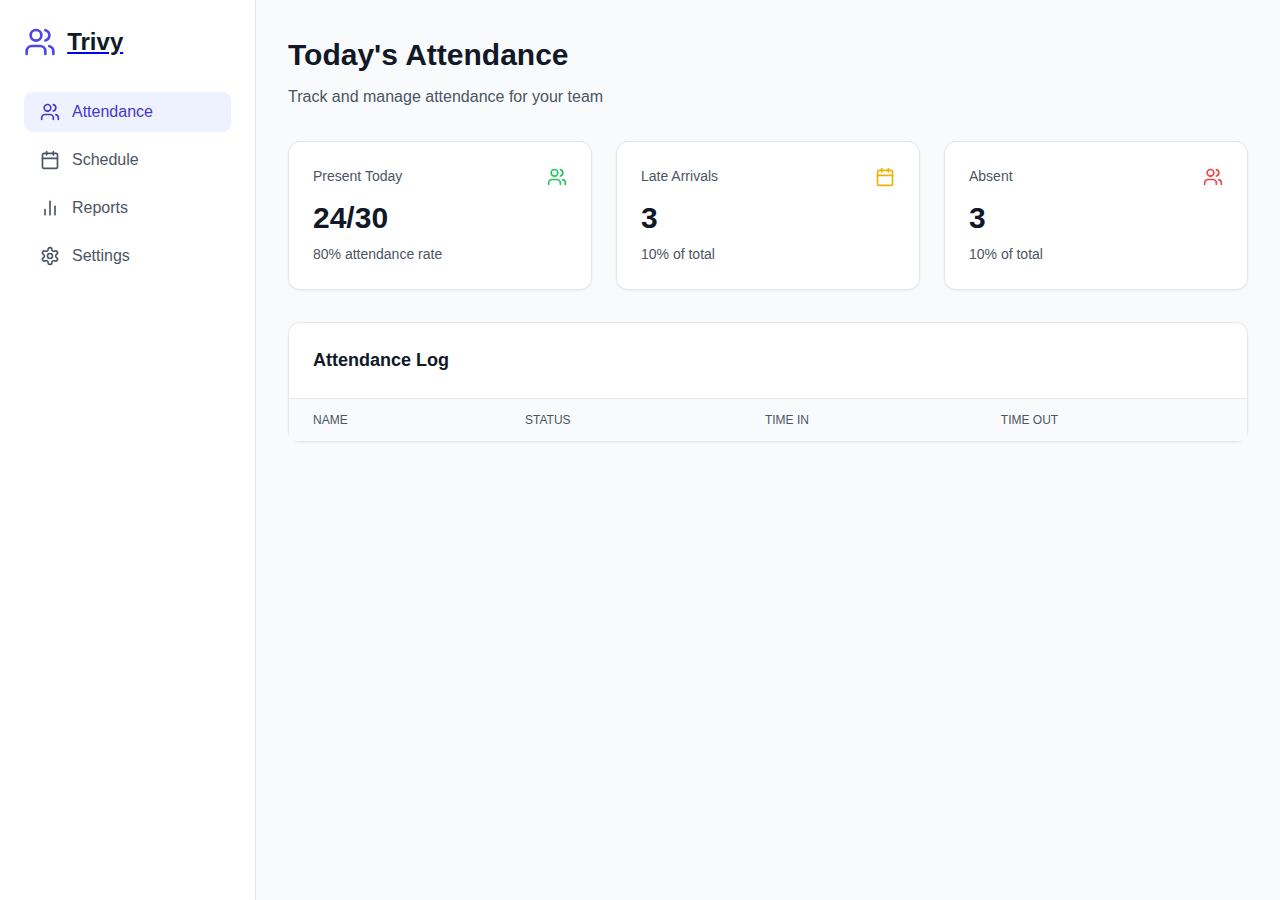
<file: index.html>
<!DOCTYPE html>
<html lang="en">
<head>
    <meta charset="UTF-8">
    <meta name="viewport" content="width=device-width, initial-scale=1.0">
    <title>Trivy</title>
    <link rel="stylesheet" href="style.css">
</head>
<body>
    <div class="app">
        <!-- Sidebar -->
        <aside class="sidebar">
          <div class="logo">
            <a href="home.html">
                <svg xmlns="http://www.w3.org/2000/svg" width="32" height="32" viewBox="0 0 24 24" fill="none" stroke="currentColor" stroke-width="2" stroke-linecap="round" stroke-linejoin="round" class="logo-icon"><path d="M16 21v-2a4 4 0 0 0-4-4H6a4 4 0 0 0-4 4v2"></path><circle cx="9" cy="7" r="4"></circle><path d="M22 21v-2a4 4 0 0 0-3-3.87"></path><path d="M16 3.13a4 4 0 0 1 0 7.75"></path></svg>
                <h1>Trivy</h1>
            </a>
          </div>
          
          <nav>
            <a href="#" class="nav-item active">
              <svg xmlns="http://www.w3.org/2000/svg" width="20" height="20" viewBox="0 0 24 24" fill="none" stroke="currentColor" stroke-width="2" stroke-linecap="round" stroke-linejoin="round"><path d="M16 21v-2a4 4 0 0 0-4-4H6a4 4 0 0 0-4 4v2"></path><circle cx="9" cy="7" r="4"></circle><path d="M22 21v-2a4 4 0 0 0-3-3.87"></path><path d="M16 3.13a4 4 0 0 1 0 7.75"></path></svg>
              <span>Attendance</span>
            </a>
            <a href="#" class="nav-item">
              <svg xmlns="http://www.w3.org/2000/svg" width="20" height="20" viewBox="0 0 24 24" fill="none" stroke="currentColor" stroke-width="2" stroke-linecap="round" stroke-linejoin="round"><rect x="3" y="4" width="18" height="18" rx="2" ry="2"></rect><line x1="16" y1="2" x2="16" y2="6"></line><line x1="8" y1="2" x2="8" y2="6"></line><line x1="3" y1="10" x2="21" y2="10"></line></svg>
              <span>Schedule</span>
            </a>
            <a href="#" class="nav-item">
              <svg xmlns="http://www.w3.org/2000/svg" width="20" height="20" viewBox="0 0 24 24" fill="none" stroke="currentColor" stroke-width="2" stroke-linecap="round" stroke-linejoin="round"><line x1="18" y1="20" x2="18" y2="10"></line><line x1="12" y1="20" x2="12" y2="4"></line><line x1="6" y1="20" x2="6" y2="14"></line></svg>
              <span>Reports</span>
            </a>
            <a href="#" class="nav-item">
              <svg xmlns="http://www.w3.org/2000/svg" width="20" height="20" viewBox="0 0 24 24" fill="none" stroke="currentColor" stroke-width="2" stroke-linecap="round" stroke-linejoin="round"><path d="M12.22 2h-.44a2 2 0 0 0-2 2v.18a2 2 0 0 1-1 1.73l-.43.25a2 2 0 0 1-2 0l-.15-.08a2 2 0 0 0-2.73.73l-.22.38a2 2 0 0 0 .73 2.73l.15.1a2 2 0 0 1 1 1.72v.51a2 2 0 0 1-1 1.74l-.15.09a2 2 0 0 0-.73 2.73l.22.38a2 2 0 0 0 2.73.73l.15-.08a2 2 0 0 1 2 0l.43.25a2 2 0 0 1 1 1.73V20a2 2 0 0 0 2 2h.44a2 2 0 0 0 2-2v-.18a2 2 0 0 1 1-1.73l.43-.25a2 2 0 0 1 2 0l.15.08a2 2 0 0 0 2.73-.73l.22-.39a2 2 0 0 0-.73-2.73l-.15-.08a2 2 0 0 1-1-1.74v-.5a2 2 0 0 1 1-1.74l.15-.09a2 2 0 0 0 .73-2.73l-.22-.38a2 2 0 0 0-2.73-.73l-.15.08a2 2 0 0 1-2 0l-.43-.25a2 2 0 0 1-1-1.73V4a2 2 0 0 0-2-2z"></path><circle cx="12" cy="12" r="3"></circle></svg>
              <span>Settings</span>
            </a>
          </nav>
        </aside>
    
        <!-- Main Content -->
        <main class="main-content">
          <div class="container">
            <header>
              <h2>Today's Attendance</h2>
              <p>Track and manage attendance for your team</p>
            </header>
    
            <!-- Stats -->
            <div class="stats-grid">
              <div class="stat-card">
                <div class="stat-header">
                  <h3>Present Today</h3>
                  <svg xmlns="http://www.w3.org/2000/svg" width="20" height="20" viewBox="0 0 24 24" fill="none" stroke="currentColor" stroke-width="2" stroke-linecap="round" stroke-linejoin="round" class="stat-icon present"><path d="M16 21v-2a4 4 0 0 0-4-4H6a4 4 0 0 0-4 4v2"></path><circle cx="9" cy="7" r="4"></circle><path d="M22 21v-2a4 4 0 0 0-3-3.87"></path><path d="M16 3.13a4 4 0 0 1 0 7.75"></path></svg>
                </div>
                <p class="stat-value">24/30</p>
                <p class="stat-label">80% attendance rate</p>
              </div>
    
              <div class="stat-card">
                <div class="stat-header">
                  <h3>Late Arrivals</h3>
                  <svg xmlns="http://www.w3.org/2000/svg" width="20" height="20" viewBox="0 0 24 24" fill="none" stroke="currentColor" stroke-width="2" stroke-linecap="round" stroke-linejoin="round" class="stat-icon late"><rect x="3" y="4" width="18" height="18" rx="2" ry="2"></rect><line x1="16" y1="2" x2="16" y2="6"></line><line x1="8" y1="2" x2="8" y2="6"></line><line x1="3" y1="10" x2="21" y2="10"></line></svg>
                </div>
                <p class="stat-value">3</p>
                <p class="stat-label">10% of total</p>
              </div>
    
              <div class="stat-card">
                <div class="stat-header">
                  <h3>Absent</h3>
                  <svg xmlns="http://www.w3.org/2000/svg" width="20" height="20" viewBox="0 0 24 24" fill="none" stroke="currentColor" stroke-width="2" stroke-linecap="round" stroke-linejoin="round" class="stat-icon absent"><path d="M16 21v-2a4 4 0 0 0-4-4H6a4 4 0 0 0-4 4v2"></path><circle cx="9" cy="7" r="4"></circle><path d="M22 21v-2a4 4 0 0 0-3-3.87"></path><path d="M16 3.13a4 4 0 0 1 0 7.75"></path></svg>
                </div>
                <p class="stat-value">3</p>
                <p class="stat-label">10% of total</p>
              </div>
            </div>
    
            <!-- Attendance List -->
            <div class="attendance-list">
              <div class="list-header">
                <h3>Attendance Log</h3>
              </div>
              <table>
                <thead>
                  <tr>
                    <th>Name</th>
                    <th>Status</th>
                    <th>Time In</th>
                    <th>Time Out</th>
                  </tr>
                </thead>
                <tbody id="attendanceTableBody">
                  <!-- Table rows will be populated by JavaScript -->
                </tbody>
              </table>
            </div>
          </div>
        </main>
      </div>
    
      <script src="script.js"></script>
</body>
</html>
</file>
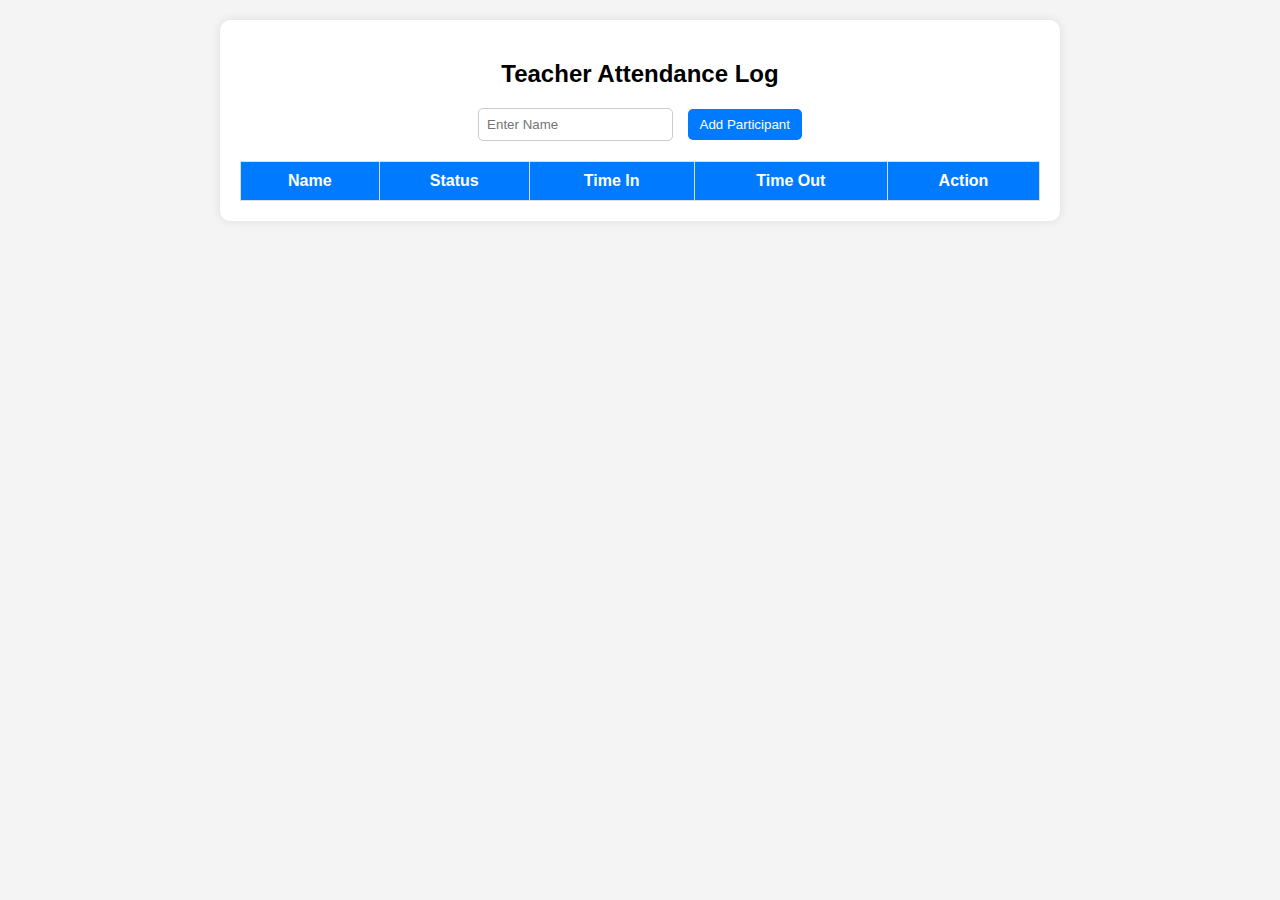
<file: attendance.html>
<!DOCTYPE html>
<html lang="en">
<head>
    <meta charset="UTF-8">
    <meta name="viewport" content="width=device-width, initial-scale=1.0">
    <title>Teacher Attendance Dashboard</title>
    <link rel="stylesheet" href="/attendance.css">
</head>
<body>
    <div class="container">
        <h2>Teacher Attendance Log</h2>
        <div class="add-participant">
            <input type="text" id="new-participant" placeholder="Enter Name">
            <button class="add-btn" onclick="addParticipant()">Add Participant</button>
        </div>
        <table>
            <thead>
                <tr>
                    <th>Name</th>
                    <th>Status</th>
                    <th>Time In</th>
                    <th>Time Out</th>
                    <th>Action</th>
                </tr>
            </thead>
            <tbody id="attendance-table">
                
            </tbody>
        </table>
    </div>
    
    <script>
        let participantCount = 0;

        function addParticipant() {
            const nameInput = document.getElementById("new-participant");
            const name = nameInput.value.trim();
            if (name === "") return;
            
            participantCount++;
            const table = document.getElementById("attendance-table");
            const row = document.createElement("tr");
            row.innerHTML = `
                <td>${name}</td>
                <td id="status-${participantCount}">Absent</td>
                <td id="time-in-${participantCount}">--:--</td>
                <td id="time-out-${participantCount}">--:--</td>
                <td><button class="mark-btn" onclick="markAttendance(${participantCount})">Mark Present</button></td>
            `;
            table.appendChild(row);
            nameInput.value = "";
        }
        
        function markAttendance(id) {
            const now = new Date();
            const timeString = now.getHours() + ":" + (now.getMinutes() < 10 ? '0' : '') + now.getMinutes();
            const statusCell = document.getElementById(`status-${id}`);
            const timeInCell = document.getElementById(`time-in-${id}`);
            const timeOutCell = document.getElementById(`time-out-${id}`);
            
            if (statusCell.innerText === "Absent") {
                statusCell.innerText = "Present";
                statusCell.style.color = "green";
                timeInCell.innerText = timeString;
            } else {
                statusCell.innerText = "Absent";
                statusCell.style.color = "red";
                timeOutCell.innerText = timeString;
            }
        }
    </script>
</body>
</html>
</file>
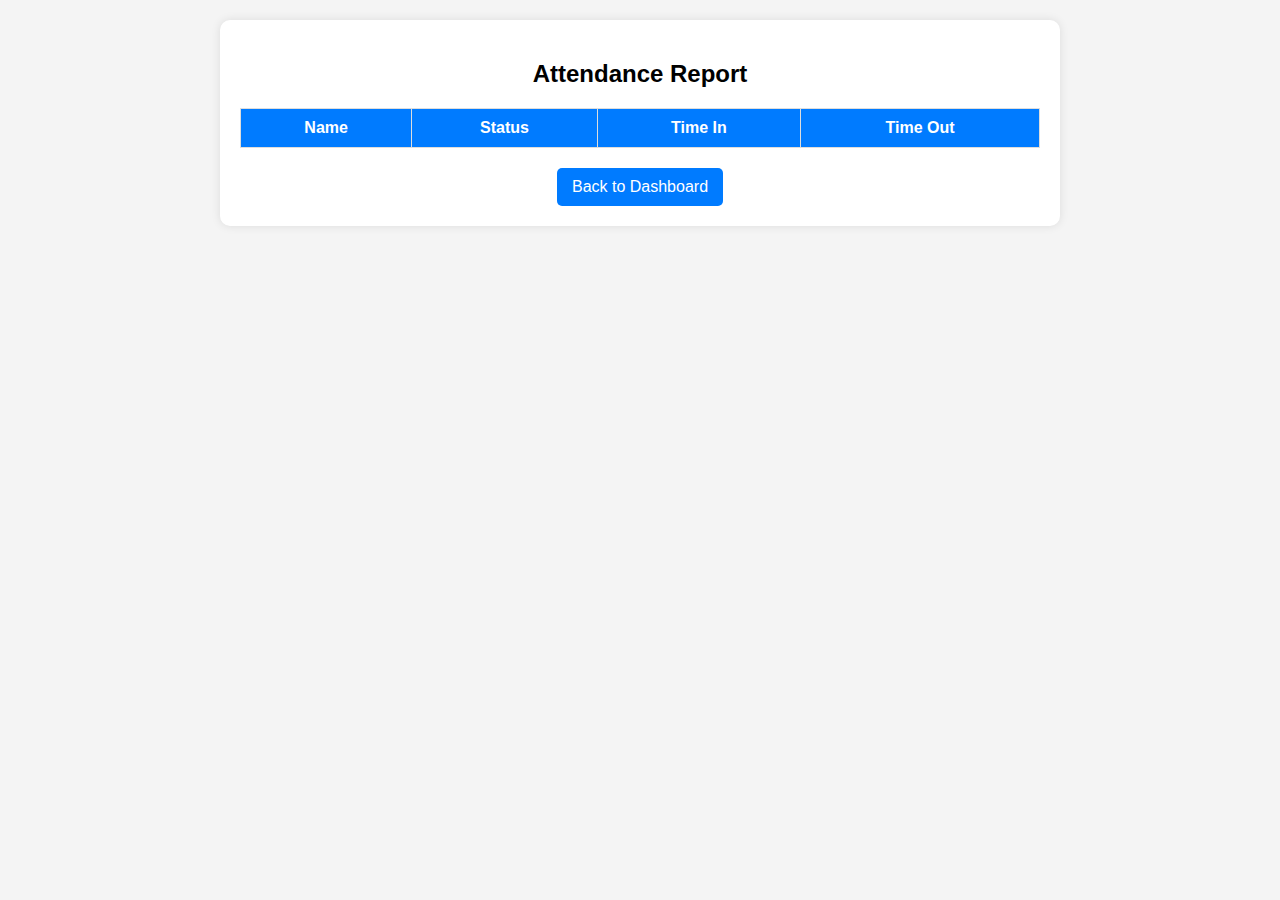
<file: attendanceReport.html>
<!DOCTYPE html>
<html lang="en">
<head>
    <meta charset="UTF-8">
    <meta name="viewport" content="width=device-width, initial-scale=1.0">
    <title>Attendance Report</title>
    <style>
        body {
            font-family: Arial, sans-serif;
            background-color: #f4f4f4;
            text-align: center;
            margin: 20px;
        }
        .container {
            background: white;
            padding: 20px;
            border-radius: 10px;
            box-shadow: 0px 0px 10px rgba(0, 0, 0, 0.1);
            max-width: 800px;
            margin: auto;
        }
        table {
            width: 100%;
            border-collapse: collapse;
            margin-top: 20px;
        }
        th, td {
            border: 1px solid #ddd;
            padding: 10px;
            text-align: center;
        }
        th {
            background-color: #007bff;
            color: white;
        }
        .back-btn {
            display: inline-block;
            margin-top: 20px;
            padding: 10px 15px;
            background-color: #007bff;
            color: white;
            text-decoration: none;
            border-radius: 5px;
        }
        .back-btn:hover {
            background-color: #0056b3;
        }
    </style>
</head>
<body>
    <div class="container">
        <h2>Attendance Report</h2>
        <table>
            <thead>
                <tr>
                    <th>Name</th>
                    <th>Status</th>
                    <th>Time In</th>
                    <th>Time Out</th>
                </tr>
            </thead>
            <tbody id="report-table">
                <!-- Attendance data will be populated here -->
            </tbody>
        </table>
        <a href="index.html" class="back-btn">Back to Dashboard</a>
    </div>

    <script>
        document.addEventListener("DOMContentLoaded", function() {
            const reportTable = document.getElementById("report-table");
            const storedData = JSON.parse(localStorage.getItem("attendanceData")) || [];
            
            storedData.forEach(record => {
                const row = document.createElement("tr");
                row.innerHTML = `
                    <td>${record.name}</td>
                    <td>${record.status}</td>
                    <td>${record.timeIn}</td>
                    <td>${record.timeOut}</td>
                `;
                reportTable.appendChild(row);
            });
        });
    </script>
</body>
</html>
</file>
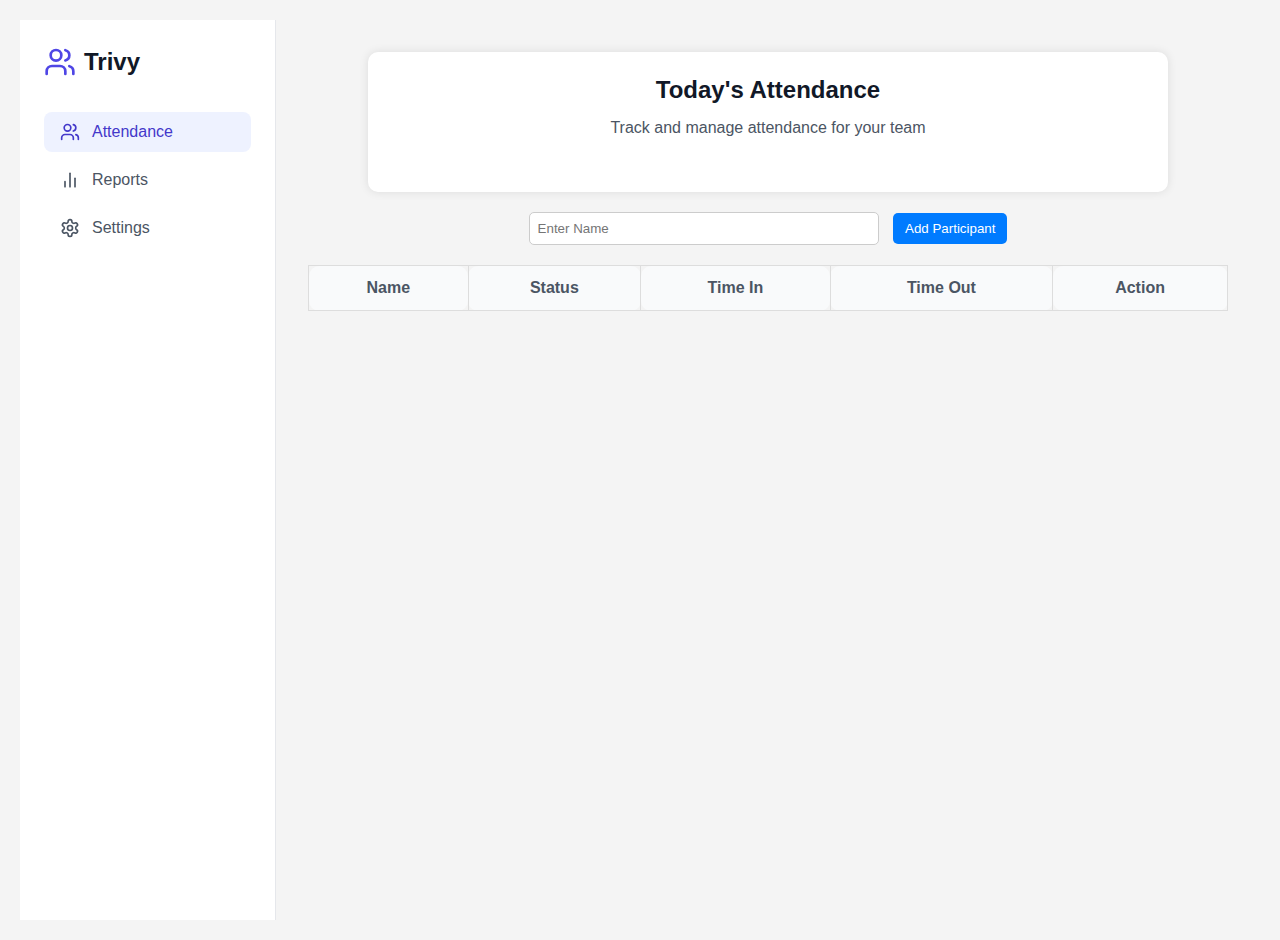
<file: dashbaord2.html>
<!DOCTYPE html>
<html lang="en">
  <head>
    <meta charset="UTF-8" />
    <meta name="viewport" content="width=device-width, initial-scale=1.0" />
    <title>Trivy-dashboard</title>
    <link rel="stylesheet" href="/dashboard2.css" />
  </head>
  <body>
    <div class="app">
      <!-- Sidebar -->
      <aside class="sidebar">
        <div class="logo">
          <a href="index.html">
            <svg
              xmlns="http://www.w3.org/2000/svg"
              width="32"
              height="32"
              viewBox="0 0 24 24"
              fill="none"
              stroke="currentColor"
              stroke-width="2"
              stroke-linecap="round"
              stroke-linejoin="round"
              class="logo-icon"
            >
              <path d="M16 21v-2a4 4 0 0 0-4-4H6a4 4 0 0 0-4 4v2"></path>
              <circle cx="9" cy="7" r="4"></circle>
              <path d="M22 21v-2a4 4 0 0 0-3-3.87"></path>
              <path d="M16 3.13a4 4 0 0 1 0 7.75"></path>
            </svg>
            <h1>Trivy</h1>
          </a>
        </div>

        <nav>
          <!-- nav items -->

          <a href="#" class="nav-item active">
            <svg
              xmlns="http://www.w3.org/2000/svg"
              width="20"
              height="20"
              viewBox="0 0 24 24"
              fill="none"
              stroke="currentColor"
              stroke-width="2"
              stroke-linecap="round"
              stroke-linejoin="round"
            >
              <path d="M16 21v-2a4 4 0 0 0-4-4H6a4 4 0 0 0-4 4v2"></path>
              <circle cx="9" cy="7" r="4"></circle>
              <path d="M22 21v-2a4 4 0 0 0-3-3.87"></path>
              <path d="M16 3.13a4 4 0 0 1 0 7.75"></path>
            </svg>
            <span>Attendance</span>
          </a>
          <!-- <a href="#" class="nav-item">
            <svg
              xmlns="http://www.w3.org/2000/svg"
              width="20"
              height="20"
              viewBox="0 0 24 24"
              fill="none"
              stroke="currentColor"
              stroke-width="2"
              stroke-linecap="round"
              stroke-linejoin="round"
            >
              <rect x="3" y="4" width="18" height="18" rx="2" ry="2"></rect>
              <line x1="16" y1="2" x2="16" y2="6"></line>
              <line x1="8" y1="2" x2="8" y2="6"></line>
              <line x1="3" y1="10" x2="21" y2="10"></line>
            </svg>
            <span>Schedule</span>
          </a> -->
          
          <a href="#" class="nav-item">
            <svg
              xmlns="http://www.w3.org/2000/svg"
              width="20"
              height="20"
              viewBox="0 0 24 24"
              fill="none"
              stroke="currentColor"
              stroke-width="2"
              stroke-linecap="round"
              stroke-linejoin="round"
            >
              <line x1="18" y1="20" x2="18" y2="10"></line>
              <line x1="12" y1="20" x2="12" y2="4"></line>
              <line x1="6" y1="20" x2="6" y2="14"></line>
            </svg>
            <span>Reports</span>
          </a>
          <a href="#" class="nav-item">
            <svg
              xmlns="http://www.w3.org/2000/svg"
              width="20"
              height="20"
              viewBox="0 0 24 24"
              fill="none"
              stroke="currentColor"
              stroke-width="2"
              stroke-linecap="round"
              stroke-linejoin="round"
            >
              <path
                d="M12.22 2h-.44a2 2 0 0 0-2 2v.18a2 2 0 0 1-1 1.73l-.43.25a2 2 0 0 1-2 0l-.15-.08a2 2 0 0 0-2.73.73l-.22.38a2 2 0 0 0 .73 2.73l.15.1a2 2 0 0 1 1 1.72v.51a2 2 0 0 1-1 1.74l-.15.09a2 2 0 0 0-.73 2.73l.22.38a2 2 0 0 0 2.73.73l.15-.08a2 2 0 0 1 2 0l.43.25a2 2 0 0 1 1 1.73V20a2 2 0 0 0 2 2h.44a2 2 0 0 0 2-2v-.18a2 2 0 0 1 1-1.73l.43-.25a2 2 0 0 1 2 0l.15.08a2 2 0 0 0 2.73-.73l.22-.39a2 2 0 0 0-.73-2.73l-.15-.08a2 2 0 0 1-1-1.74v-.5a2 2 0 0 1 1-1.74l.15-.09a2 2 0 0 0 .73-2.73l-.22-.38a2 2 0 0 0-2.73-.73l-.15.08a2 2 0 0 1-2 0l-.43-.25a2 2 0 0 1-1-1.73V4a2 2 0 0 0-2-2z"
              ></path>
              <circle cx="12" cy="12" r="3"></circle>
            </svg>
            <span>Settings</span>
          </a>
        </nav>
      </aside>

      <!-- Main Content -->
      <main class="main-content">
        <div class="header-container">
          <header>
            <h2>Today's Attendance</h2>
            <p>Track and manage attendance for your team</p>
          </header>
        </div>

          <div class="container">
            <div class="add-participant">
                <input type="text" id="new-participant" placeholder="Enter Name">
                <button class="add-btn" onclick="addParticipant()">Add Participant</button>
            </div>
            <table>
                <thead>
                    <tr>
                        <th>Name</th>
                        <th>Status</th>
                        <th>Time In</th>
                        <th>Time Out</th>
                        <th>Action</th>
                    </tr>
                </thead>
                <tbody id="attendance-table">
                    
                </tbody>
            </table>
        </div>
        
        <script>
            let participantCount = 0;
    
            function addParticipant() {
                const nameInput = document.getElementById("new-participant");
                const name = nameInput.value.trim();
                if (name === "") return;
                
                participantCount++;
                const table = document.getElementById("attendance-table");
                const row = document.createElement("tr");
                row.innerHTML = `
                    <td>${name}</td>
                    <td id="status-${participantCount}">Absent</td>
                    <td id="time-in-${participantCount}">--:--</td>
                    <td id="time-out-${participantCount}">--:--</td>
                    <td><button class="mark-btn" onclick="markAttendance(${participantCount})">Mark Present</button></td>
                `;
                table.appendChild(row);
                nameInput.value = "";
            }
            
            function markAttendance(id) {
                const now = new Date();
                const timeString = now.getHours() + ":" + (now.getMinutes() < 10 ? '0' : '') + now.getMinutes();
                const statusCell = document.getElementById(`status-${id}`);
                const timeInCell = document.getElementById(`time-in-${id}`);
                const timeOutCell = document.getElementById(`time-out-${id}`);
                
                if (statusCell.innerText === "Absent") {
                    statusCell.innerText = "Present";
                    statusCell.style.color = "green";
                    timeInCell.innerText = timeString;
                } else {
                    statusCell.innerText = "Absent";
                    statusCell.style.color = "red";
                    timeOutCell.innerText = timeString;
                }
            }
        </script>

    <!-- <script src="script.js"></script> -->
  </body>
</html>
</file>
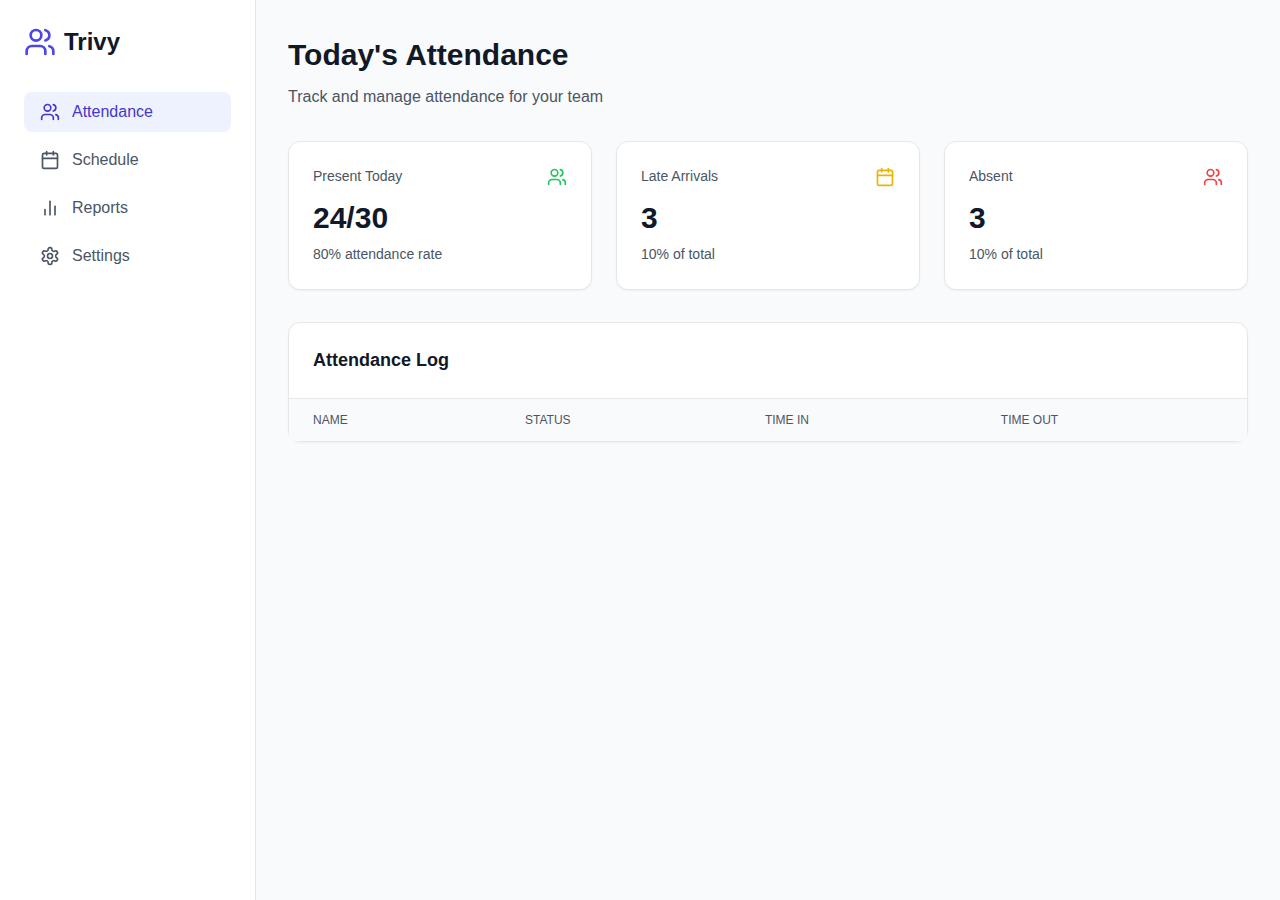
<file: dashboard.html>
<!DOCTYPE html>
<html lang="en">
  <head>
    <meta charset="UTF-8" />
    <meta name="viewport" content="width=device-width, initial-scale=1.0" />
    <title>Trivy-dashboard</title>
    <link rel="stylesheet" href="dashboard.css" />
  </head>
  <body>
    <div class="app">
      <!-- Sidebar -->
      <aside class="sidebar">
        <div class="logo">
          <a href="index.html">
            <svg
              xmlns="http://www.w3.org/2000/svg"
              width="32"
              height="32"
              viewBox="0 0 24 24"
              fill="none"
              stroke="currentColor"
              stroke-width="2"
              stroke-linecap="round"
              stroke-linejoin="round"
              class="logo-icon"
            >
              <path d="M16 21v-2a4 4 0 0 0-4-4H6a4 4 0 0 0-4 4v2"></path>
              <circle cx="9" cy="7" r="4"></circle>
              <path d="M22 21v-2a4 4 0 0 0-3-3.87"></path>
              <path d="M16 3.13a4 4 0 0 1 0 7.75"></path>
            </svg>
            <h1>Trivy</h1>
          </a>
        </div>

        <nav>
          <!-- nav items -->

          <a href="#" class="nav-item active">
            <svg
              xmlns="http://www.w3.org/2000/svg"
              width="20"
              height="20"
              viewBox="0 0 24 24"
              fill="none"
              stroke="currentColor"
              stroke-width="2"
              stroke-linecap="round"
              stroke-linejoin="round"
            >
              <path d="M16 21v-2a4 4 0 0 0-4-4H6a4 4 0 0 0-4 4v2"></path>
              <circle cx="9" cy="7" r="4"></circle>
              <path d="M22 21v-2a4 4 0 0 0-3-3.87"></path>
              <path d="M16 3.13a4 4 0 0 1 0 7.75"></path>
            </svg>
            <span>Attendance</span>
          </a>
          <a href="#" class="nav-item">
            <svg
              xmlns="http://www.w3.org/2000/svg"
              width="20"
              height="20"
              viewBox="0 0 24 24"
              fill="none"
              stroke="currentColor"
              stroke-width="2"
              stroke-linecap="round"
              stroke-linejoin="round"
            >
              <rect x="3" y="4" width="18" height="18" rx="2" ry="2"></rect>
              <line x1="16" y1="2" x2="16" y2="6"></line>
              <line x1="8" y1="2" x2="8" y2="6"></line>
              <line x1="3" y1="10" x2="21" y2="10"></line>
            </svg>
            <span>Schedule</span>
          </a>
          <a href="#" class="nav-item">
            <svg
              xmlns="http://www.w3.org/2000/svg"
              width="20"
              height="20"
              viewBox="0 0 24 24"
              fill="none"
              stroke="currentColor"
              stroke-width="2"
              stroke-linecap="round"
              stroke-linejoin="round"
            >
              <line x1="18" y1="20" x2="18" y2="10"></line>
              <line x1="12" y1="20" x2="12" y2="4"></line>
              <line x1="6" y1="20" x2="6" y2="14"></line>
            </svg>
            <span>Reports</span>
          </a>
          <a href="#" class="nav-item">
            <svg
              xmlns="http://www.w3.org/2000/svg"
              width="20"
              height="20"
              viewBox="0 0 24 24"
              fill="none"
              stroke="currentColor"
              stroke-width="2"
              stroke-linecap="round"
              stroke-linejoin="round"
            >
              <path
                d="M12.22 2h-.44a2 2 0 0 0-2 2v.18a2 2 0 0 1-1 1.73l-.43.25a2 2 0 0 1-2 0l-.15-.08a2 2 0 0 0-2.73.73l-.22.38a2 2 0 0 0 .73 2.73l.15.1a2 2 0 0 1 1 1.72v.51a2 2 0 0 1-1 1.74l-.15.09a2 2 0 0 0-.73 2.73l.22.38a2 2 0 0 0 2.73.73l.15-.08a2 2 0 0 1 2 0l.43.25a2 2 0 0 1 1 1.73V20a2 2 0 0 0 2 2h.44a2 2 0 0 0 2-2v-.18a2 2 0 0 1 1-1.73l.43-.25a2 2 0 0 1 2 0l.15.08a2 2 0 0 0 2.73-.73l.22-.39a2 2 0 0 0-.73-2.73l-.15-.08a2 2 0 0 1-1-1.74v-.5a2 2 0 0 1 1-1.74l.15-.09a2 2 0 0 0 .73-2.73l-.22-.38a2 2 0 0 0-2.73-.73l-.15.08a2 2 0 0 1-2 0l-.43-.25a2 2 0 0 1-1-1.73V4a2 2 0 0 0-2-2z"
              ></path>
              <circle cx="12" cy="12" r="3"></circle>
            </svg>
            <span>Settings</span>
          </a>
        </nav>
      </aside>

      <!-- Main Content -->
      <main class="main-content">
        <div class="container">
          <header>
            <h2>Today's Attendance</h2>
            <p>Track and manage attendance for your team</p>
          </header>

          <!-- Stats -->
          <div class="stats-grid">
            <div class="stat-card">
              <div class="stat-header">
                <h3>Present Today</h3>
                <svg
                  xmlns="http://www.w3.org/2000/svg"
                  width="20"
                  height="20"
                  viewBox="0 0 24 24"
                  fill="none"
                  stroke="currentColor"
                  stroke-width="2"
                  stroke-linecap="round"
                  stroke-linejoin="round"
                  class="stat-icon present"
                >
                  <path d="M16 21v-2a4 4 0 0 0-4-4H6a4 4 0 0 0-4 4v2"></path>
                  <circle cx="9" cy="7" r="4"></circle>
                  <path d="M22 21v-2a4 4 0 0 0-3-3.87"></path>
                  <path d="M16 3.13a4 4 0 0 1 0 7.75"></path>
                </svg>
              </div>
              <p class="stat-value">24/30</p>
              <p class="stat-label">80% attendance rate</p>
            </div>

            <div class="stat-card">
              <div class="stat-header">
                <h3>Late Arrivals</h3>
                <svg
                  xmlns="http://www.w3.org/2000/svg"
                  width="20"
                  height="20"
                  viewBox="0 0 24 24"
                  fill="none"
                  stroke="currentColor"
                  stroke-width="2"
                  stroke-linecap="round"
                  stroke-linejoin="round"
                  class="stat-icon late"
                >
                  <rect x="3" y="4" width="18" height="18" rx="2" ry="2"></rect>
                  <line x1="16" y1="2" x2="16" y2="6"></line>
                  <line x1="8" y1="2" x2="8" y2="6"></line>
                  <line x1="3" y1="10" x2="21" y2="10"></line>
                </svg>
              </div>
              <p class="stat-value">3</p>
              <p class="stat-label">10% of total</p>
            </div>

            <div class="stat-card">
              <div class="stat-header">
                <h3>Absent</h3>
                <svg
                  xmlns="http://www.w3.org/2000/svg"
                  width="20"
                  height="20"
                  viewBox="0 0 24 24"
                  fill="none"
                  stroke="currentColor"
                  stroke-width="2"
                  stroke-linecap="round"
                  stroke-linejoin="round"
                  class="stat-icon absent"
                >
                  <path d="M16 21v-2a4 4 0 0 0-4-4H6a4 4 0 0 0-4 4v2"></path>
                  <circle cx="9" cy="7" r="4"></circle>
                  <path d="M22 21v-2a4 4 0 0 0-3-3.87"></path>
                  <path d="M16 3.13a4 4 0 0 1 0 7.75"></path>
                </svg>
              </div>
              <p class="stat-value">3</p>
              <p class="stat-label">10% of total</p>
            </div>
          </div>

          <!-- Attendance List -->
          <div class="attendance-list">
            <div class="list-header">
              <h3>Attendance Log</h3>
            </div>
            <table>
              <thead>
                <tr>
                  <th>Name</th>
                  <th>Status</th>
                  <th>Time In</th>
                  <th>Time Out</th>
                </tr>
              </thead>
              <tbody id="attendanceTableBody">
                <!-- Table rows will be populated by JavaScript -->
              </tbody>
            </table>
          </div>
        </div>
      </main>
    </div>

    <script src="script.js"></script>
  </body>
</html>
</file>
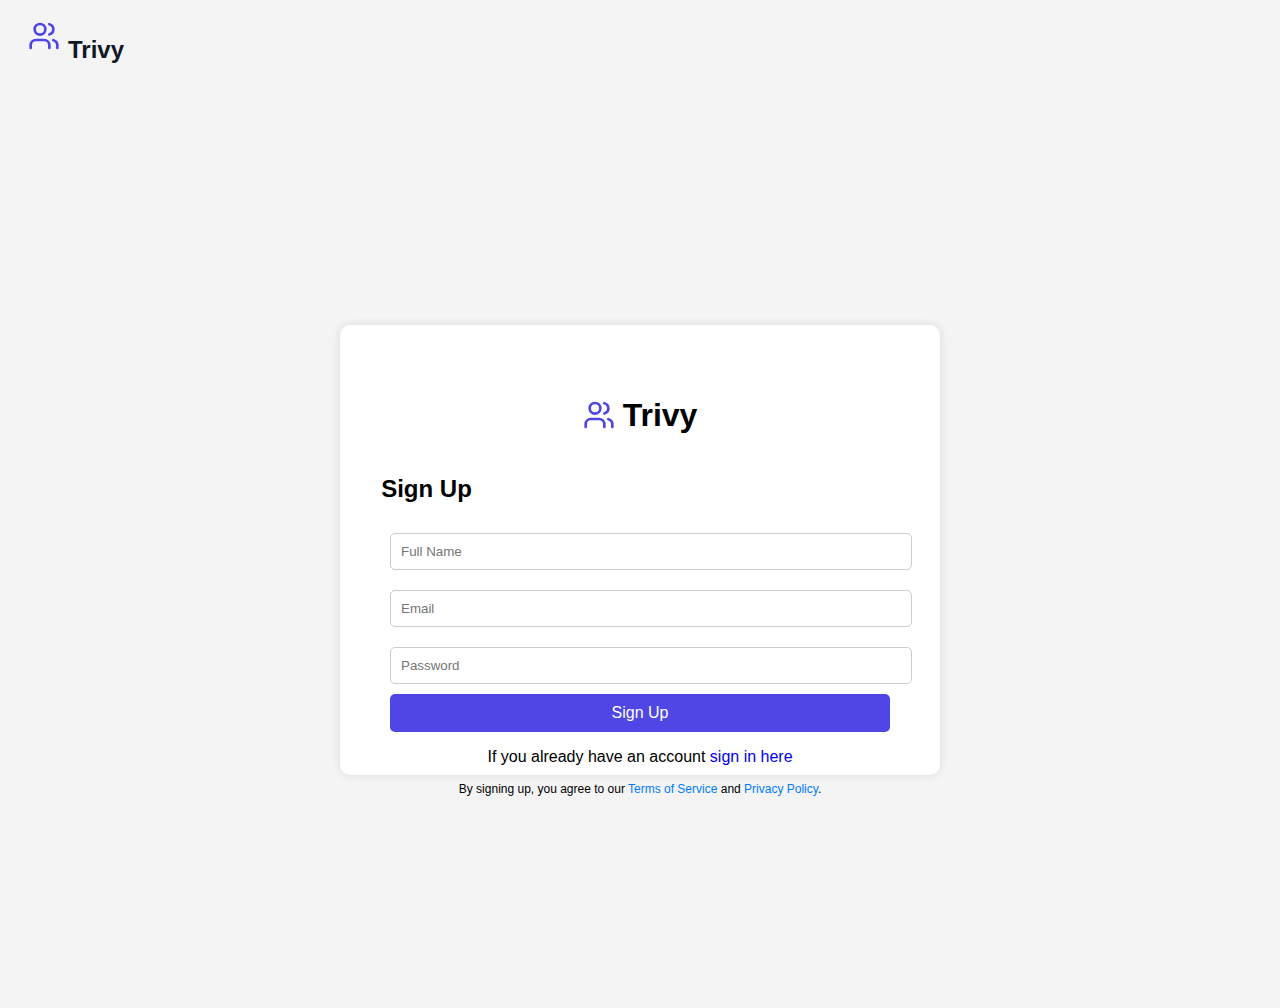
<file: signup.html>
<!DOCTYPE html>
<html lang="en">
  <head>
    <meta charset="UTF-8" />
    <meta name="viewport" content="width=device-width, initial-scale=1.0" />
    <title>Trivy-Signup</title>
    <link rel="stylesheet" href="signupStyles.css" />
  </head>
  <body>
    <a href="/index.html">
      <div class="logo">
        <svg
          xmlns="http://www.w3.org/2000/svg"
          width="32"
          height="32"
          viewBox="0 0 24 24"
          fill="none"
          stroke="currentColor"
          stroke-width="2"
          stroke-linecap="round"
          stroke-linejoin="round"
          class="logo-icon"
        >
          <path d="M16 21v-2a4 4 0 0 0-4-4H6a4 4 0 0 0-4 4v2"></path>
          <circle cx="9" cy="7" r="4"></circle>
          <path d="M22 21v-2a4 4 0 0 0-3-3.87"></path>
          <path d="M16 3.13a4 4 0 0 1 0 7.75"></path>
        </svg>
        <h1>Trivy</h1>
      </div>
    </a>
    <div class="container">
      <div class="signup-container">
        <div class="container-logo">
          <svg
            xmlns="http://www.w3.org/2000/svg"
            width="32"
            height="32"
            viewBox="0 0 24 24"
            fill="none"
            stroke="currentColor"
            stroke-width="2"
            stroke-linecap="round"
            stroke-linejoin="round"
            class="logo-icon"
          >
            <path d="M16 21v-2a4 4 0 0 0-4-4H6a4 4 0 0 0-4 4v2"></path>
            <circle cx="9" cy="7" r="4"></circle>
            <path d="M22 21v-2a4 4 0 0 0-3-3.87"></path>
            <path d="M16 3.13a4 4 0 0 1 0 7.75"></path>
          </svg>
          <h1>Trivy</h1>
        </div>
        <h2>Sign Up</h2>
        <form>
          <input
            type="text"
            class="input-field"
            placeholder="Full Name"
            required
          />
          <input
            type="email"
            class="input-field"
            placeholder="Email"
            required
          />
          <input
            type="password"
            class="input-field"
            placeholder="Password"
            required
          />
          <button type="submit" class="signup-btn">Sign Up</button>
        </form>
        <div class="sign-in">
          <p>If you already have an account <a href="#">sign in here</a></p>
        </div>
        <div class="terms">
          <p>
            By signing up, you agree to our <a href="#">Terms of Service</a> and
            <a href="#">Privacy Policy</a>.
          </p>
        </div>
      </div>
    </div>
  </body>
</html>
</file>
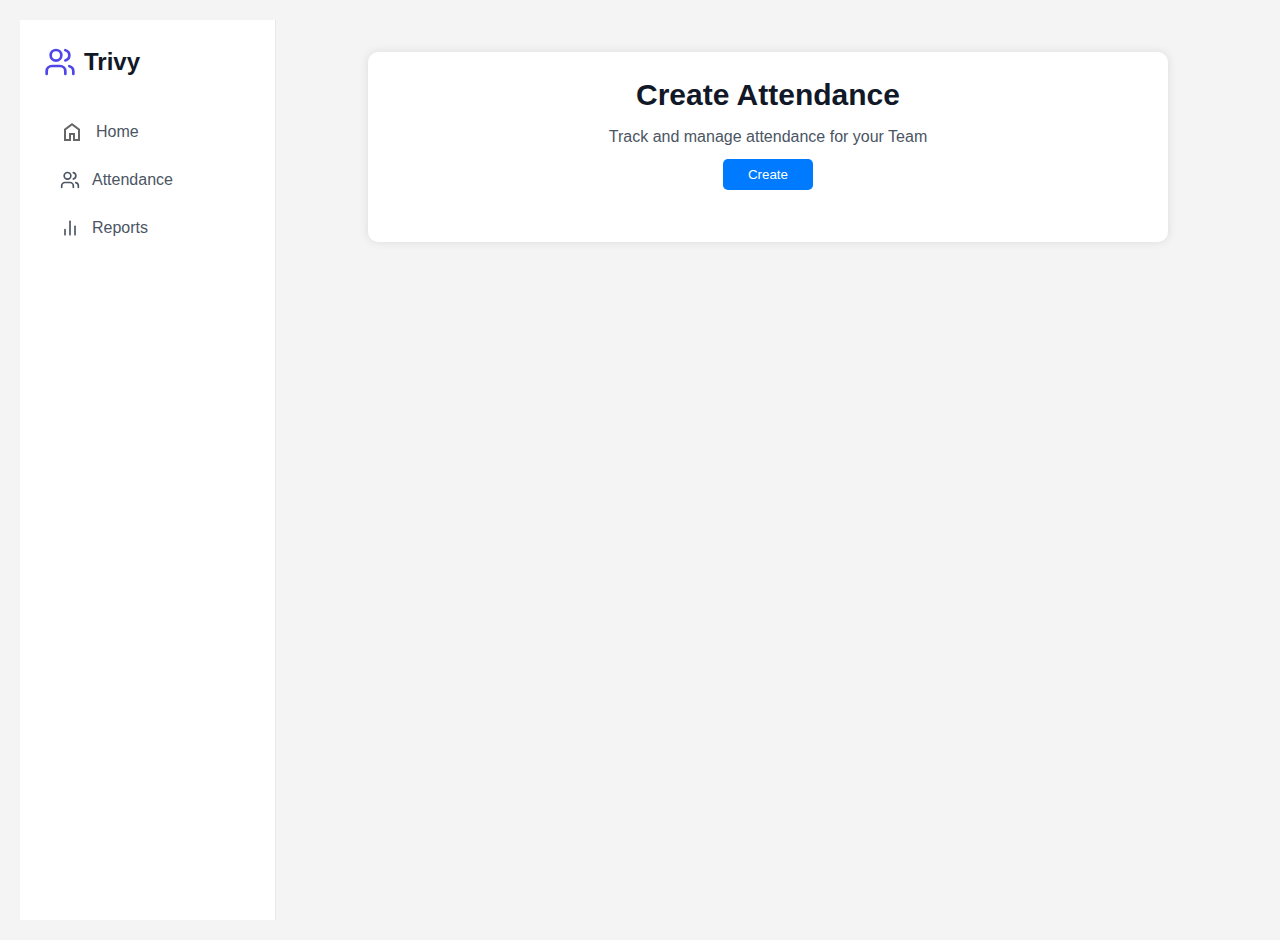
<file: src/dashbaord.html>
<!DOCTYPE html>
<html lang="en">

<head>
  <meta charset="UTF-8" />
  <meta name="viewport" content="width=device-width, initial-scale=1.0" />
  <title>Trivy-dashboard</title>
  <link rel="stylesheet" href="/src/dashboard.css" />
</head>

<body>
  <div class="app">
    <!-- Sidebar -->
    <aside class="sidebar">
      <div class="logo">
        <a href="index.html">
          <svg xmlns="http://www.w3.org/2000/svg" width="32" height="32" viewBox="0 0 24 24" fill="none"
            stroke="currentColor" stroke-width="2" stroke-linecap="round" stroke-linejoin="round" class="logo-icon">
            <path d="M16 21v-2a4 4 0 0 0-4-4H6a4 4 0 0 0-4 4v2"></path>
            <circle cx="9" cy="7" r="4"></circle>
            <path d="M22 21v-2a4 4 0 0 0-3-3.87"></path>
            <path d="M16 3.13a4 4 0 0 1 0 7.75"></path>
          </svg>
          <h1>Trivy</h1>
        </a>
      </div>

      <nav>
        <!-- nav items -->
        <a href="#" class="nav-item " onclick="loadContent('home')">
          <svg xmlns="http://www.w3.org/2000/svg" height="24px" viewBox="0 -960 960 960" width="24px" fill="#666666">
            <path
              d="M240-200h120v-240h240v240h120v-360L480-740 240-560v360Zm-80 80v-480l320-240 320 240v480H520v-240h-80v240H160Zm320-350Z" />
          </svg>

          <span>Home</span>
        </a>

        <a href="#" class="nav-item" onclick="loadContent('attendance')">
          <svg xmlns="http://www.w3.org/2000/svg" width="20" height="20" viewBox="0 0 24 24" fill="none"
            stroke="currentColor" stroke-width="2" stroke-linecap="round" stroke-linejoin="round">
            <path d="M16 21v-2a4 4 0 0 0-4-4H6a4 4 0 0 0-4 4v2"></path>
            <circle cx="9" cy="7" r="4"></circle>
            <path d="M22 21v-2a4 4 0 0 0-3-3.87"></path>
            <path d="M16 3.13a4 4 0 0 1 0 7.75"></path>
          </svg>

          <span>Attendance</span>
        </a>


        <a href="#" class="nav-item" onclick="loadContent('report')">
          <svg xmlns="http://www.w3.org/2000/svg" width="20" height="20" viewBox="0 0 24 24" fill="none"
            stroke="currentColor" stroke-width="2" stroke-linecap="round" stroke-linejoin="round">
            <line x1="18" y1="20" x2="18" y2="10"></line>
            <line x1="12" y1="20" x2="12" y2="4"></line>
            <line x1="6" y1="20" x2="6" y2="14"></line>
          </svg>

          <span>Reports</span>
        </a>

      </nav>
    </aside>

    <!-- Main Content -->
    <main class="content" id="main-content">
      <div class="header-container">
        <header>
          <h2>Create Attendance</h2>
          <p>Track and manage attendance for your Team</p>
            <button type= "button" class= "add-btn" onclick="loadContent('attendance')" >Create</button>

        </header>
      </div>
    </main>
      <script src="/script.js"></script>
</body>
</html>
</file>
<file: attendance.css>
body {
    font-family: Arial, sans-serif;
    background-color: #f4f4f4;
    text-align: center;
    margin: 20px;
}
.container {
    background: white;
    padding: 20px;
    border-radius: 10px;
    box-shadow: 0px 0px 10px rgba(0, 0, 0, 0.1);
    max-width: 800px;
    margin: auto;
}
table {
    width: 100%;
    border-collapse: collapse;
    margin-top: 20px;
}
th, td {
    border: 1px solid #ddd;
    padding: 10px;
    text-align: center;
}
th {
    background-color: #007bff;
    color: white;
}
.mark-btn {
    padding: 5px 10px;
    background-color: #28a745;
    border: none;
    color: white;
    cursor: pointer;
    border-radius: 5px;
}
.mark-btn:hover {
    background-color: #218838;
}
.add-participant {
    margin-top: 20px;
}
.add-participant input {
    padding: 8px;
    margin-right: 10px;
    border: 1px solid #ccc;
    border-radius: 5px;
}
.add-btn {
    padding: 8px 12px;
    background-color: #007bff;
    border: none;
    color: white;
    cursor: pointer;
    border-radius: 5px;
}
.add-btn:hover {
    background-color: #0056b3;
}
</file>
<file: signupStyles.css>
body {
  background-color: #f4f4f4;
  /* text-decoration: none; */
}

body > a{
    text-decoration: none;
}
.container {
  font-family: Arial, sans-serif;

  display: flex;
  justify-content: center;
  align-items: center;
  height: 100vh;
  margin: 0;
}
.signup-container {
  background: white;
  padding: 50px;
  border-radius: 10px;
  box-shadow: 0px 0px 10px #0000001a;
  width: 500px;
  height: 350px;
  text-align: center;
}

.container-logo {
  display: flex;
  align-items: center;
  gap: 0.5rem;
  justify-content: center;
}

.logo{
  display: flex;
  gap: 0.5rem;
  font-family: Arial, sans-serif;
  margin: 20px;
}

.logo-icon {
  color: rgb(79, 70, 229);
}

.logo h1 {
  font-size: 1.5rem;
  font-weight: bold;
  color: rgb(17, 24, 39);
}

.signup-container h2 {
  margin-bottom: 20px;
  margin-left: -427px;
}
.input-field {
  width: 100%;
  padding: 10px;
  margin: 10px 0;
  border: 1px solid #ccc;
  border-radius: 5px;
}
.signup-btn {
  width: 100%;
  padding: 10px;
  background-color: #4f46e5;
  border: none;
  color: white;
  font-size: 16px;
  border-radius: 5px;
  cursor: pointer;
}
.signup-btn:hover {
  background-color: #4338ca;
}

.sign-in a {
  text-decoration: none;
}

.terms {
  margin: 15px;
  font-size: 12px;
}

.terms a {
  color: #007bff;
  text-decoration: none;
}
.terms a:hover {
  text-decoration: underline;
}
</file>
<file: style.css>
/* Reset and base styles */
* {
    margin: 0;
    padding: 0;
    box-sizing: border-box;
  }
  
  body {
    font-family: -apple-system, BlinkMacSystemFont, "Segoe UI", Roboto, "Helvetica Neue", Arial, sans-serif;
    background-color: rgb(249, 250, 251);
    color: rgb(17, 24, 39);
    line-height: 1.5;
  }
  
  /* Layout */
  .app {
    min-height: 100vh;
    display: flex;
  }
  
  /* Sidebar */
  .sidebar {
    width: 256px;
    background-color: white;
    border-right: 1px solid rgb(229, 231, 235);
    padding: 1.5rem;
  }
  
  .logo > a{
    display: flex;
    align-items: center;
    gap: 0.7rem;
    margin-bottom: 2rem;
  }
  
  .logo-icon {
    width: 2rem;
    height: 2rem;
    color: rgb(79, 70, 229);
  }
  
  .logo h1 {
    font-size: 1.5rem;
    font-weight: bold;
    color: rgb(17, 24, 39);
  }
  
  nav {
    display: flex;
    flex-direction: column;
    gap: 0.5rem;
  }
  
  .nav-item {
    display: flex;
    align-items: center;
    gap: 0.75rem;
    padding: 0.5rem 1rem;
    text-decoration: none;
    color: rgb(75, 85, 99);
    border-radius: 0.5rem;
    transition: background-color 0.2s;
  }
  
  .nav-item:hover {
    background-color: rgb(243, 244, 246);
  }
  
  .nav-item.active {
    background-color: rgb(238, 242, 255);
    color: rgb(67, 56, 202);
  }
  
  /* Main Content */
  .main-content {
    flex: 1;
    padding: 2rem;
  }
  
  .container {
    max-width: 1280px;
    margin: 0 auto;
  }
  
  header {
    margin-bottom: 2rem;
  }
  
  header h2 {
    font-size: 1.875rem;
    font-weight: bold;
    color: rgb(17, 24, 39);
  }
  
  header p {
    color: rgb(75, 85, 99);
    margin-top: 0.5rem;
  }
  
  /* Stats Grid */
  .stats-grid {
    display: grid;
    grid-template-columns: repeat(auto-fit, minmax(250px, 1fr));
    gap: 1.5rem;
    margin-bottom: 2rem;
  }
  
  .stat-card {
    background-color: white;
    padding: 1.5rem;
    border-radius: 0.75rem;
    border: 1px solid rgb(229, 231, 235);
    box-shadow: 0 1px 2px 0 rgba(0, 0, 0, 0.05);
  }
  
  .stat-header {
    display: flex;
    justify-content: space-between;
    align-items: center;
  }
  
  .stat-header h3 {
    font-size: 0.875rem;
    font-weight: 500;
    color: rgb(75, 85, 99);
  }
  
  .stat-icon {
    width: 1.25rem;
    height: 1.25rem;
  }
  
  .stat-icon.present {
    color: rgb(34, 197, 94);
  }
  
  .stat-icon.late {
    color: rgb(234, 179, 8);
  }
  
  .stat-icon.absent {
    color: rgb(239, 68, 68);
  }
  
  .stat-value {
    font-size: 1.875rem;
    font-weight: bold;
    color: rgb(17, 24, 39);
    margin-top: 0.5rem;
  }
  
  .stat-label {
    font-size: 0.875rem;
    color: rgb(75, 85, 99);
    margin-top: 0.25rem;
  }
  
  /* Attendance List */
  .attendance-list {
    background-color: white;
    border-radius: 0.75rem;
    border: 1px solid rgb(229, 231, 235);
    box-shadow: 0 1px 2px 0 rgba(0, 0, 0, 0.05);
  }
  
  .list-header {
    padding: 1.5rem;
  }
  
  .list-header h3 {
    font-size: 1.125rem;
    font-weight: 600;
    color: rgb(17, 24, 39);
  }
  
  table {
    width: 100%;
    border-collapse: collapse;
  }
  
  thead {
    background-color: rgb(249, 250, 251);
  }
  
  th {
    padding: 0.75rem 1.5rem;
    text-align: left;
    font-size: 0.75rem;
    font-weight: 500;
    text-transform: uppercase;
    color: rgb(75, 85, 99);
    border-top: 1px solid rgb(229, 231, 235);
  }
  
  td {
    padding: 1rem 1.5rem;
    font-size: 0.875rem;
    color: rgb(75, 85, 99);
    border-top: 1px solid rgb(229, 231, 235);
  }
  
  .status-badge {
    display: inline-flex;
    padding: 0.25rem 0.5rem;
    font-size: 0.75rem;
    font-weight: 600;
    border-radius: 9999px;
  }
  
  .status-badge.present {
    background-color: rgb(220, 252, 231);
    color: rgb(22, 101, 52);
  }
  
  .status-badge.late {
    background-color: rgb(254, 249, 195);
    color: rgb(133, 77, 14);
  }
  
  .status-badge.absent {
    background-color: rgb(254, 226, 226);
    color: rgb(153, 27, 27);
  }
  
  /* Responsive Design */
  @media (max-width: 768px) {
    .app {
      flex-direction: column;
    }
  
    .sidebar {
      width: 100%;
      padding: 1rem;
    }
  
    .main-content {
      padding: 1rem;
    }
  
    .stats-grid {
      grid-template-columns: 1fr;
    }
  
    table {
      display: block;
      overflow-x: auto;
      white-space: nowrap;
    }
  }
</file>
<file: dashboard2.css>
/* Reset and base styles */
* {
    margin: 0;
    padding: 0;
    box-sizing: border-box;
    font-family: -apple-system, BlinkMacSystemFont, "Segoe UI", Roboto, "Helvetica Neue", Arial, sans-serif;
  }
  
  body {
    background-color: rgb(249, 250, 251);
    color: rgb(17, 24, 39);
    line-height: 1.5;
    background-color: #f4f4f4;
    text-align: center;
    margin: 20px;
  }
  
  /* Layout */
  .app {
    min-height: 100vh;
    display: flex;
  }
  
  /* Sidebar */
  .sidebar {
    width: 256px;
    background-color: white;
    border-right: 1px solid rgb(229, 231, 235);
    padding: 1.5rem;
  }
  
  .logo > a{
    display: flex;
    align-items: center;
    gap: 0.5rem;
    margin-bottom: 2rem;
    text-decoration: none;
  }
  
  .logo-icon {
    width: 2rem;
    height: 2rem;
    color: rgb(79, 70, 229);
  }
  
  .logo h1 {
    font-size: 1.5rem;
    font-weight: bold;
    color: rgb(17, 24, 39);
  }
  
  nav {
    display: flex;
    flex-direction: column;
    gap: 0.5rem;
  }
  
  .nav-item {
    display: flex;
    align-items: center;
    gap: 0.75rem;
    padding: 0.5rem 1rem;
    text-decoration: none;
    color: #4b5563;
    border-radius: 0.5rem;
    transition: background-color 0.2s;
  }
  
  .nav-item:hover {
    background-color: rgb(243, 244, 246);
  }
  
  .nav-item.active {
    background-color: rgb(238, 242, 255);
    color: rgb(67, 56, 202);
  }

/* main content */

  /* body {
    font-family: Arial, sans-serif;
    background-color: #f4f4f4;
    text-align: center;
    margin: 20px;
} */
.header-container {
    background: white;
    padding: 20px;
    border-radius: 10px;
    box-shadow: 0px 0px 10px rgba(0, 0, 0, 0.1);
    max-width: 800px;
    margin: auto;
}

table {
    width: 100%;
    border-collapse: collapse;
    margin-top: 20px;
    color: #4b5563;
}
th{
    border: 1px solid #ddd;
    padding: 10px;
    text-align: center;
    background-color: #f9fafb;
    border-radius: 10px;
}

td {
  padding: 0.5rem 1.5rem;
  font-size: 0.8rem;
  color: rgb(75, 85, 99);
  border-top: 1px solid rgb(229, 231, 235);
}
/* th {
    background-color: #007bff;
    color: white;
} */
.mark-btn {
  margin-top: 5px;
    padding: 5px 10px;
    background-color: #28a745;
    border: none;
    color: white;
    cursor: pointer;
    border-radius: 5px;
}
.mark-btn:hover {
    background-color: #218838;
}
.add-participant {
    margin-top: 20px;
}
.add-participant input {
    padding: 8px;
    margin-right: 10px;
    border: 1px solid #ccc;
    border-radius: 5px;
    width: 350px;
}
.add-btn {
    padding: 8px 12px;
    background-color: #007bff;
    border: none;
    color: white;
    cursor: pointer;
    border-radius: 5px;
}
.add-btn:hover {
    background-color: #0056b3;
}
  
  /* Main Content */
  .main-content {
    flex: 1;
    padding: 2rem;
  }
  
  .container {
    max-width: 1280px;
    margin: 0 auto;
  }
  
  header {
    margin-bottom: 2rem;
  }
  
  /* header h2 {
    font-size: 1.875rem;
    font-weight: bold;
    color: rgb(17, 24, 39);
  } */
  
  header p {
    color: rgb(75, 85, 99);
    margin-top: 0.5rem;
  } */
  
  /* Stats Grid */
  /* .stats-grid {
    display: grid;
    grid-template-columns: repeat(auto-fit, minmax(250px, 1fr));
    gap: 1.5rem;
    margin-bottom: 2rem;
  }
  
  .stat-card {
    background-color: white;
    padding: 1.5rem;
    border-radius: 0.75rem;
    border: 1px solid rgb(229, 231, 235);
    box-shadow: 0 1px 2px 0 rgba(0, 0, 0, 0.05);
  }
  
  .stat-header {
    display: flex;
    justify-content: space-between;
    align-items: center;
  }
  
  .stat-header h3 {
    font-size: 0.875rem;
    font-weight: 500;
    color: rgb(75, 85, 99);
  }
  
  .stat-icon {
    width: 1.25rem;
    height: 1.25rem;
  }
  
  .stat-icon.present {
    color: rgb(34, 197, 94);
  }
  
  .stat-icon.late {
    color: rgb(234, 179, 8);
  }
  
  .stat-icon.absent {
    color: rgb(239, 68, 68);
  }
  
  .stat-value {
    font-size: 1.875rem;
    font-weight: bold;
    color: rgb(17, 24, 39);
    margin-top: 0.5rem;
  }
  
  .stat-label {
    font-size: 0.875rem;
    color: rgb(75, 85, 99);
    margin-top: 0.25rem;
  }
   */
  /* Attendance List */
  /* .attendance-list {
    background-color: white;
    border-radius: 0.75rem;
    border: 1px solid rgb(229, 231, 235);
    box-shadow: 0 1px 2px 0 rgba(0, 0, 0, 0.05);
  }
  
  .list-header {
    padding: 1.5rem;
  }
  
  .list-header h3 {
    font-size: 1.125rem;
    font-weight: 600;
    color: rgb(17, 24, 39);
  }
  
  table {
    width: 100%;
    border-collapse: collapse;
  }
  
  thead {
    background-color: rgb(249, 250, 251);
  }
  
  th {
    padding: 0.75rem 1.5rem;
    text-align: left;
    font-size: 0.75rem;
    font-weight: 500;
    text-transform: uppercase;
    color: rgb(75, 85, 99);
    border-top: 1px solid rgb(229, 231, 235);
  }
  
  td {
    padding: 1rem 1.5rem;
    font-size: 0.875rem;
    color: rgb(75, 85, 99);
    border-top: 1px solid rgb(229, 231, 235);
  }
  
  .status-badge {
    display: inline-flex;
    padding: 0.25rem 0.5rem;
    font-size: 0.75rem;
    font-weight: 600;
    border-radius: 9999px;
  }
  
  .status-badge.present {
    background-color: rgb(220, 252, 231);
    color: rgb(22, 101, 52);
  }
  
  .status-badge.late {
    background-color: rgb(254, 249, 195);
    color: rgb(133, 77, 14);
  }
  
  .status-badge.absent {
    background-color: rgb(254, 226, 226);
    color: rgb(153, 27, 27);
  }
   */
  /* Responsive Design */
  @media (max-width: 768px) {
    .app {
      flex-direction: column;
    }
  
    .sidebar {
      width: 100%;
      padding: 1rem;
    }
  
    .main-content {
      padding: 1rem;
    }
  
    .stats-grid {
      grid-template-columns: 1fr;
    }
  
    table {
      display: block;
      overflow-x: auto;
      white-space: nowrap;
    }
  }
</file>
<file: dashboard.css>
/* Reset and base styles */
* {
    margin: 0;
    padding: 0;
    box-sizing: border-box;
  }
  
  body {
    font-family: -apple-system, BlinkMacSystemFont, "Segoe UI", Roboto, "Helvetica Neue", Arial, sans-serif;
    background-color: rgb(249, 250, 251);
    color: rgb(17, 24, 39);
    line-height: 1.5;
  }
  
  /* Layout */
  .app {
    min-height: 100vh;
    display: flex;
  }
  
  /* Sidebar */
  .sidebar {
    width: 256px;
    background-color: white;
    border-right: 1px solid rgb(229, 231, 235);
    padding: 1.5rem;
  }
  
  .logo > a{
    display: flex;
    align-items: center;
    gap: 0.5rem;
    margin-bottom: 2rem;
    text-decoration: none;
  }
  
  .logo-icon {
    width: 2rem;
    height: 2rem;
    color: rgb(79, 70, 229);
  }
  
  .logo h1 {
    font-size: 1.5rem;
    font-weight: bold;
    color: rgb(17, 24, 39);
  }
  
  nav {
    display: flex;
    flex-direction: column;
    gap: 0.5rem;
  }
  
  .nav-item {
    display: flex;
    align-items: center;
    gap: 0.75rem;
    padding: 0.5rem 1rem;
    text-decoration: none;
    color: rgb(75, 85, 99);
    border-radius: 0.5rem;
    transition: background-color 0.2s;
  }
  
  .nav-item:hover {
    background-color: rgb(243, 244, 246);
  }
  
  .nav-item.active {
    background-color: rgb(238, 242, 255);
    color: rgb(67, 56, 202);
  }
  
  /* Main Content */
  .main-content {
    flex: 1;
    padding: 2rem;
  }
  
  .container {
    max-width: 1280px;
    margin: 0 auto;
  }
  
  header {
    margin-bottom: 2rem;
  }
  
  header h2 {
    font-size: 1.875rem;
    font-weight: bold;
    color: rgb(17, 24, 39);
  }
  
  header p {
    color: rgb(75, 85, 99);
    margin-top: 0.5rem;
  }
  
  /* Stats Grid */
  .stats-grid {
    display: grid;
    grid-template-columns: repeat(auto-fit, minmax(250px, 1fr));
    gap: 1.5rem;
    margin-bottom: 2rem;
  }
  
  .stat-card {
    background-color: white;
    padding: 1.5rem;
    border-radius: 0.75rem;
    border: 1px solid rgb(229, 231, 235);
    box-shadow: 0 1px 2px 0 rgba(0, 0, 0, 0.05);
  }
  
  .stat-header {
    display: flex;
    justify-content: space-between;
    align-items: center;
  }
  
  .stat-header h3 {
    font-size: 0.875rem;
    font-weight: 500;
    color: rgb(75, 85, 99);
  }
  
  .stat-icon {
    width: 1.25rem;
    height: 1.25rem;
  }
  
  .stat-icon.present {
    color: rgb(34, 197, 94);
  }
  
  .stat-icon.late {
    color: rgb(234, 179, 8);
  }
  
  .stat-icon.absent {
    color: rgb(239, 68, 68);
  }
  
  .stat-value {
    font-size: 1.875rem;
    font-weight: bold;
    color: rgb(17, 24, 39);
    margin-top: 0.5rem;
  }
  
  .stat-label {
    font-size: 0.875rem;
    color: rgb(75, 85, 99);
    margin-top: 0.25rem;
  }
  
  /* Attendance List */
  .attendance-list {
    background-color: white;
    border-radius: 0.75rem;
    border: 1px solid rgb(229, 231, 235);
    box-shadow: 0 1px 2px 0 rgba(0, 0, 0, 0.05);
  }
  
  .list-header {
    padding: 1.5rem;
  }
  
  .list-header h3 {
    font-size: 1.125rem;
    font-weight: 600;
    color: rgb(17, 24, 39);
  }
  
  table {
    width: 100%;
    border-collapse: collapse;
  }
  
  thead {
    background-color: rgb(249, 250, 251);
  }
  
  th {
    padding: 0.75rem 1.5rem;
    text-align: left;
    font-size: 0.75rem;
    font-weight: 500;
    text-transform: uppercase;
    color: rgb(75, 85, 99);
    border-top: 1px solid rgb(229, 231, 235);
  }
  
  td {
    padding: 1rem 1.5rem;
    font-size: 0.875rem;
    color: rgb(75, 85, 99);
    border-top: 1px solid rgb(229, 231, 235);
  }
  
  .status-badge {
    display: inline-flex;
    padding: 0.25rem 0.5rem;
    font-size: 0.75rem;
    font-weight: 600;
    border-radius: 9999px;
  }
  
  .status-badge.present {
    background-color: rgb(220, 252, 231);
    color: rgb(22, 101, 52);
  }
  
  .status-badge.late {
    background-color: rgb(254, 249, 195);
    color: rgb(133, 77, 14);
  }
  
  .status-badge.absent {
    background-color: rgb(254, 226, 226);
    color: rgb(153, 27, 27);
  }
  
  /* Responsive Design */
  @media (max-width: 768px) {
    .app {
      flex-direction: column;
    }
  
    .sidebar {
      width: 100%;
      padding: 1rem;
    }
  
    .main-content {
      padding: 1rem;
    }
  
    .stats-grid {
      grid-template-columns: 1fr;
    }
  
    table {
      display: block;
      overflow-x: auto;
      white-space: nowrap;
    }
  }
</file>
<file: src/dashboard.css>
/* Reset and base styles */
* {
    margin: 0;
    padding: 0;
    box-sizing: border-box;
    font-family: -apple-system, BlinkMacSystemFont, "Segoe UI", Roboto, "Helvetica Neue", Arial, sans-serif;
  }
  
  body {
    background-color: rgb(249, 250, 251);
    color: rgb(17, 24, 39);
    line-height: 1.5;
    background-color: #f4f4f4;
    text-align: center;
    margin: 20px;
  }
  
  /* Layout */
  .app {
    min-height: 100vh;
    display: flex;
  }
  
  /* Sidebar */
  .sidebar {
    width: 256px;
    background-color: white;
    border-right: 1px solid rgb(229, 231, 235);
    padding: 1.5rem;
  }
  
  .logo > a{
    display: flex;
    align-items: center;
    gap: 0.5rem;
    margin-bottom: 2rem;
    text-decoration: none;
  }
  
  .logo-icon {
    width: 2rem;
    height: 2rem;
    color: rgb(79, 70, 229);
  }
  
  .logo h1 {
    font-size: 1.5rem;
    font-weight: bold;
    color: rgb(17, 24, 39);
  }
  
  nav {
    display: flex;
    flex-direction: column;
    gap: 0.5rem;
  }
  
  .nav-item {
    display: flex;
    align-items: center;
    gap: 0.75rem;
    padding: 0.5rem 1rem;
    text-decoration: none;
    color: #4b5563;
    border-radius: 0.5rem;
    transition: background-color 0.2s;
  }
  
  .nav-item:hover {
    background-color: rgb(243, 244, 246);
  }
  
  .nav-item.active {
    background-color: rgb(238, 242, 255);
    color: rgb(67, 56, 202);
  }

/* main content */

  /* body {
    font-family: Arial, sans-serif;
    background-color: #f4f4f4;
    text-align: center;
    margin: 20px;
} */
.header-container {
    background: white;
    padding: 20px;
    border-radius: 10px;
    box-shadow: 0px 0px 10px rgba(0, 0, 0, 0.1);
    max-width: 800px;
    margin: auto;
}

table {
    width: 100%;
    border-collapse: collapse;
    margin-top: 20px;
    color: #4b5563;
}
th{
    border: 1px solid #ddd;
    padding: 10px;
    text-align: center;
    background-color: #f9fafb;
    border-radius: 10px;
}

td {
  padding: 0.5rem 1.5rem;
  font-size: 0.8rem;
  color: rgb(75, 85, 99);
  border-top: 1px solid rgb(229, 231, 235);
}
/* th {
    background-color: #007bff;
    color: white;
} */
.mark-btn {
  margin-top: 5px;
    padding: 5px 10px;
    background-color: #28a745;
    border: none;
    color: white;
    cursor: pointer;
    border-radius: 5px;
}
.mark-btn:hover {
    background-color: #218838;
}
.add-participant {
    margin-top: 20px;
}
.add-participant input {
    padding: 8px;
    margin-right: 10px;
    border: 1px solid #ccc;
    border-radius: 5px;
    width: 350px;
}
.add-btn {
    padding: 8px 25px;
    background-color: #007bff;
    border: none;
    color: white;
    cursor: pointer;
    border-radius: 5px;
    margin-top: 10px;
}
.add-btn:hover {
    background-color: #0056b3;
}
  
  /* Main Content */
  #main-content {
    flex: 1;
    padding: 2rem;
  }
  
  .content {
    max-width: 1280px;
    margin: 0 auto;
  }
  
  header {
    margin-bottom: 2rem;
  }
  
  header h2 {
    font-size: 1.875rem;
    font-weight: bold;
    color: rgb(17, 24, 39);
  }
  
  header p {
    color: rgb(75, 85, 99);
    margin-top: 0.5rem;
  }
  
  

  /* Responsive Design */
  @media (max-width: 768px) {
    .app {
      flex-direction: column;
    }

  
    .sidebar {
      width: 100%;
      padding: 1rem;
    }
  
    .main-content {
      padding: 1rem;
    }
  
    .stats-grid {
      grid-template-columns: 1fr;
    }
  
    table {
      display: block;
      overflow-x: auto;
      white-space: nowrap;
    }
  }
</file>
